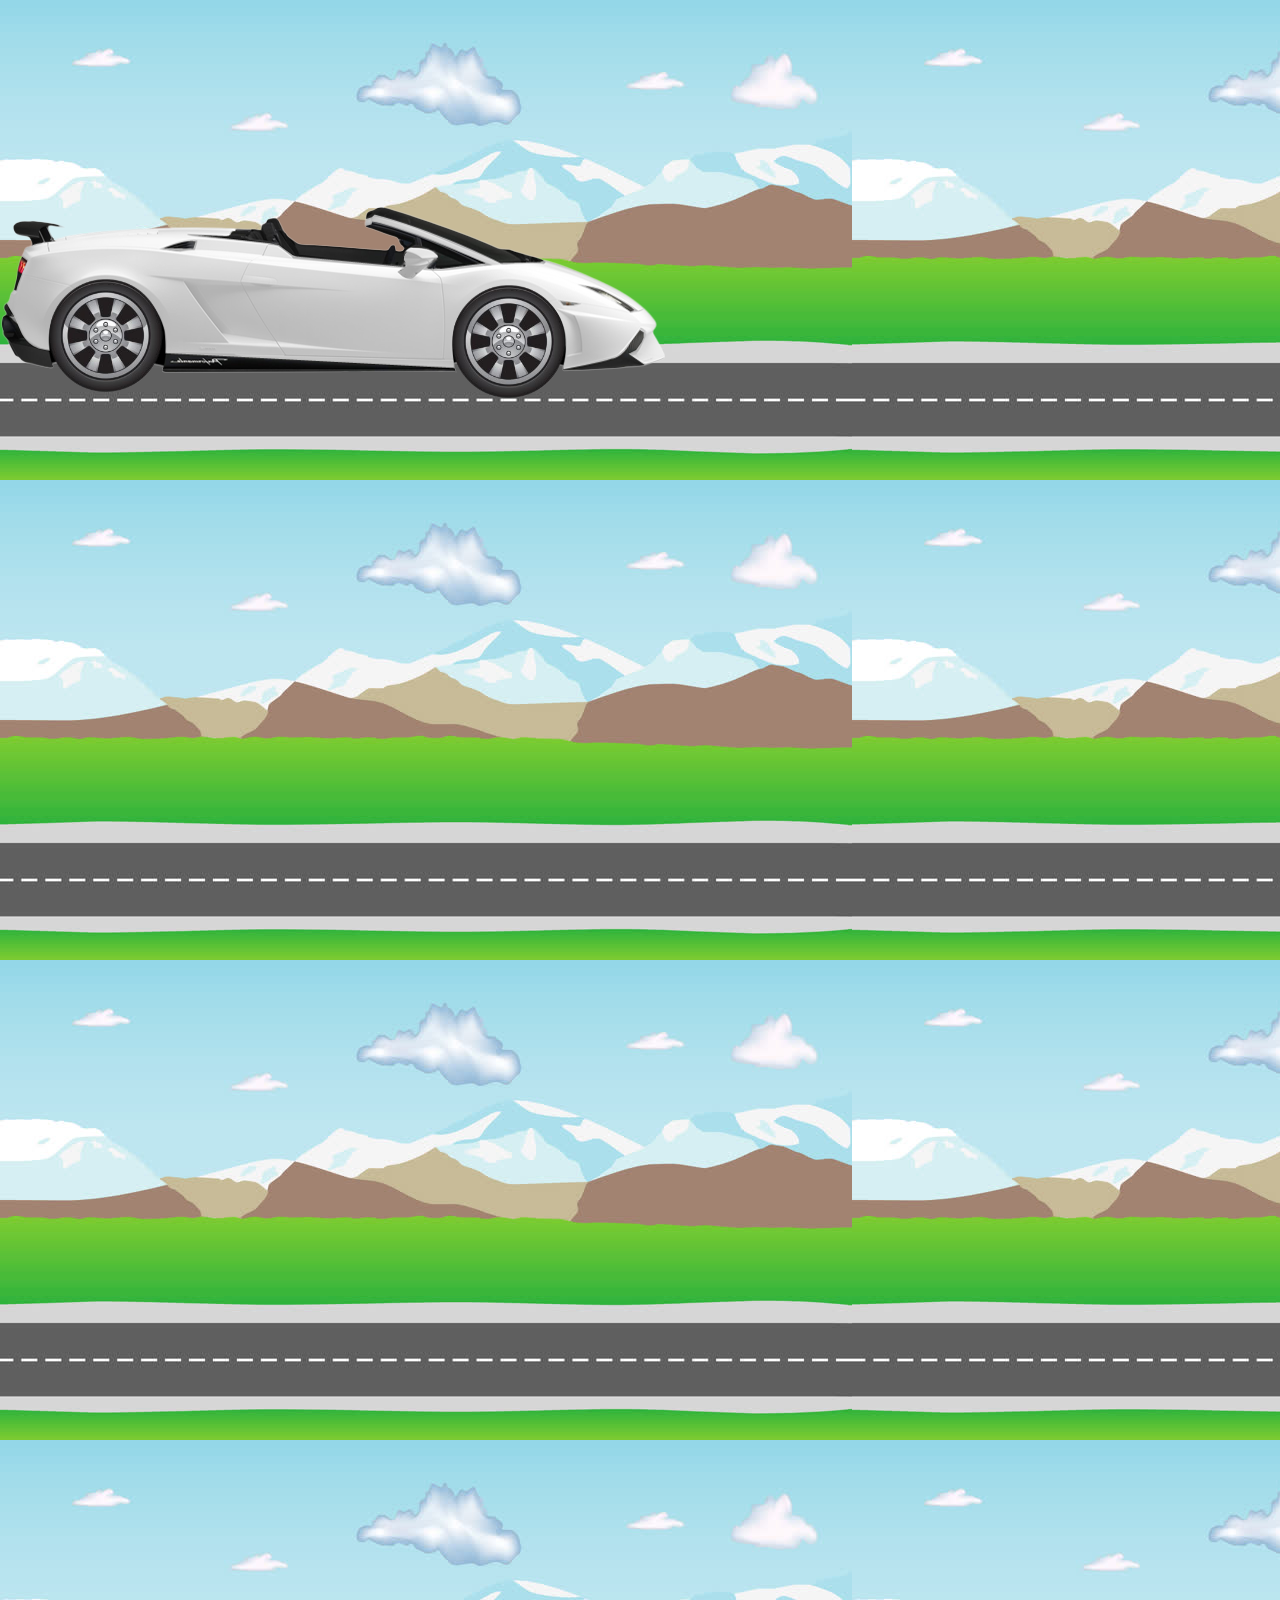
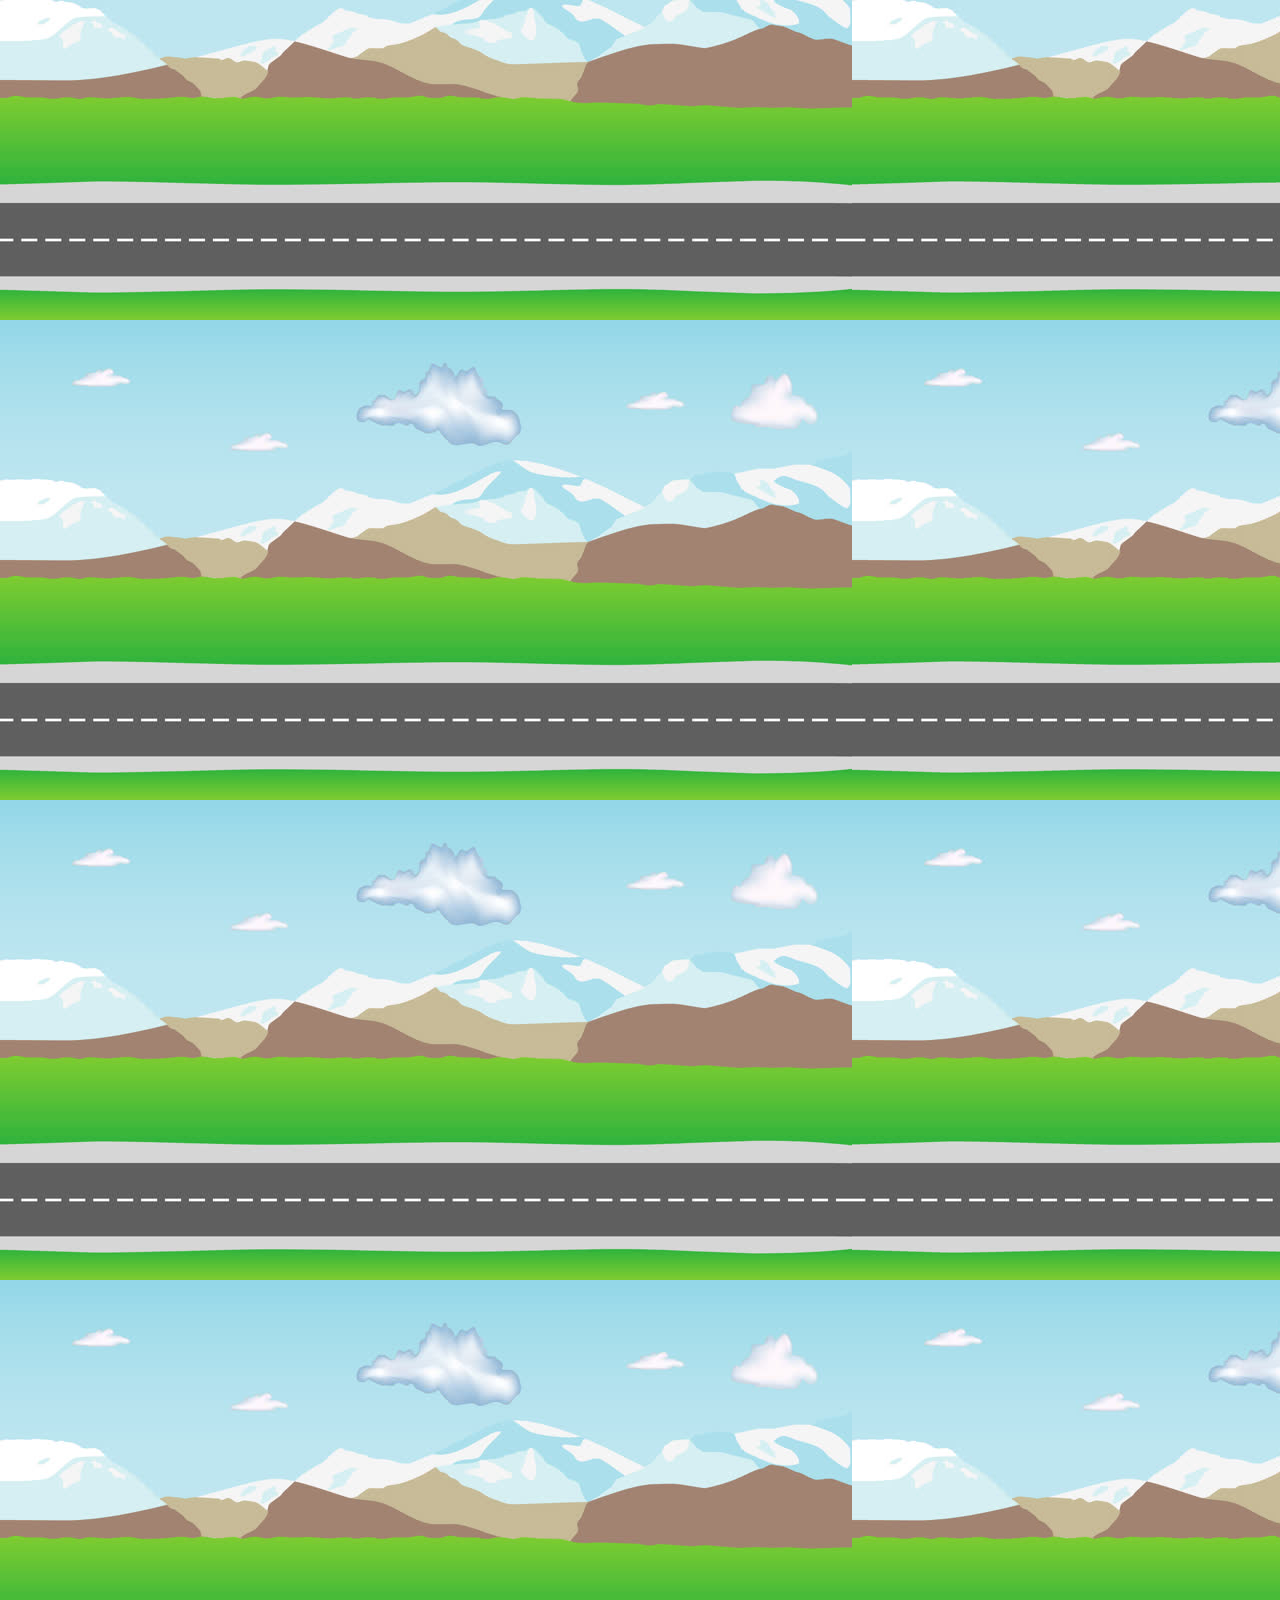
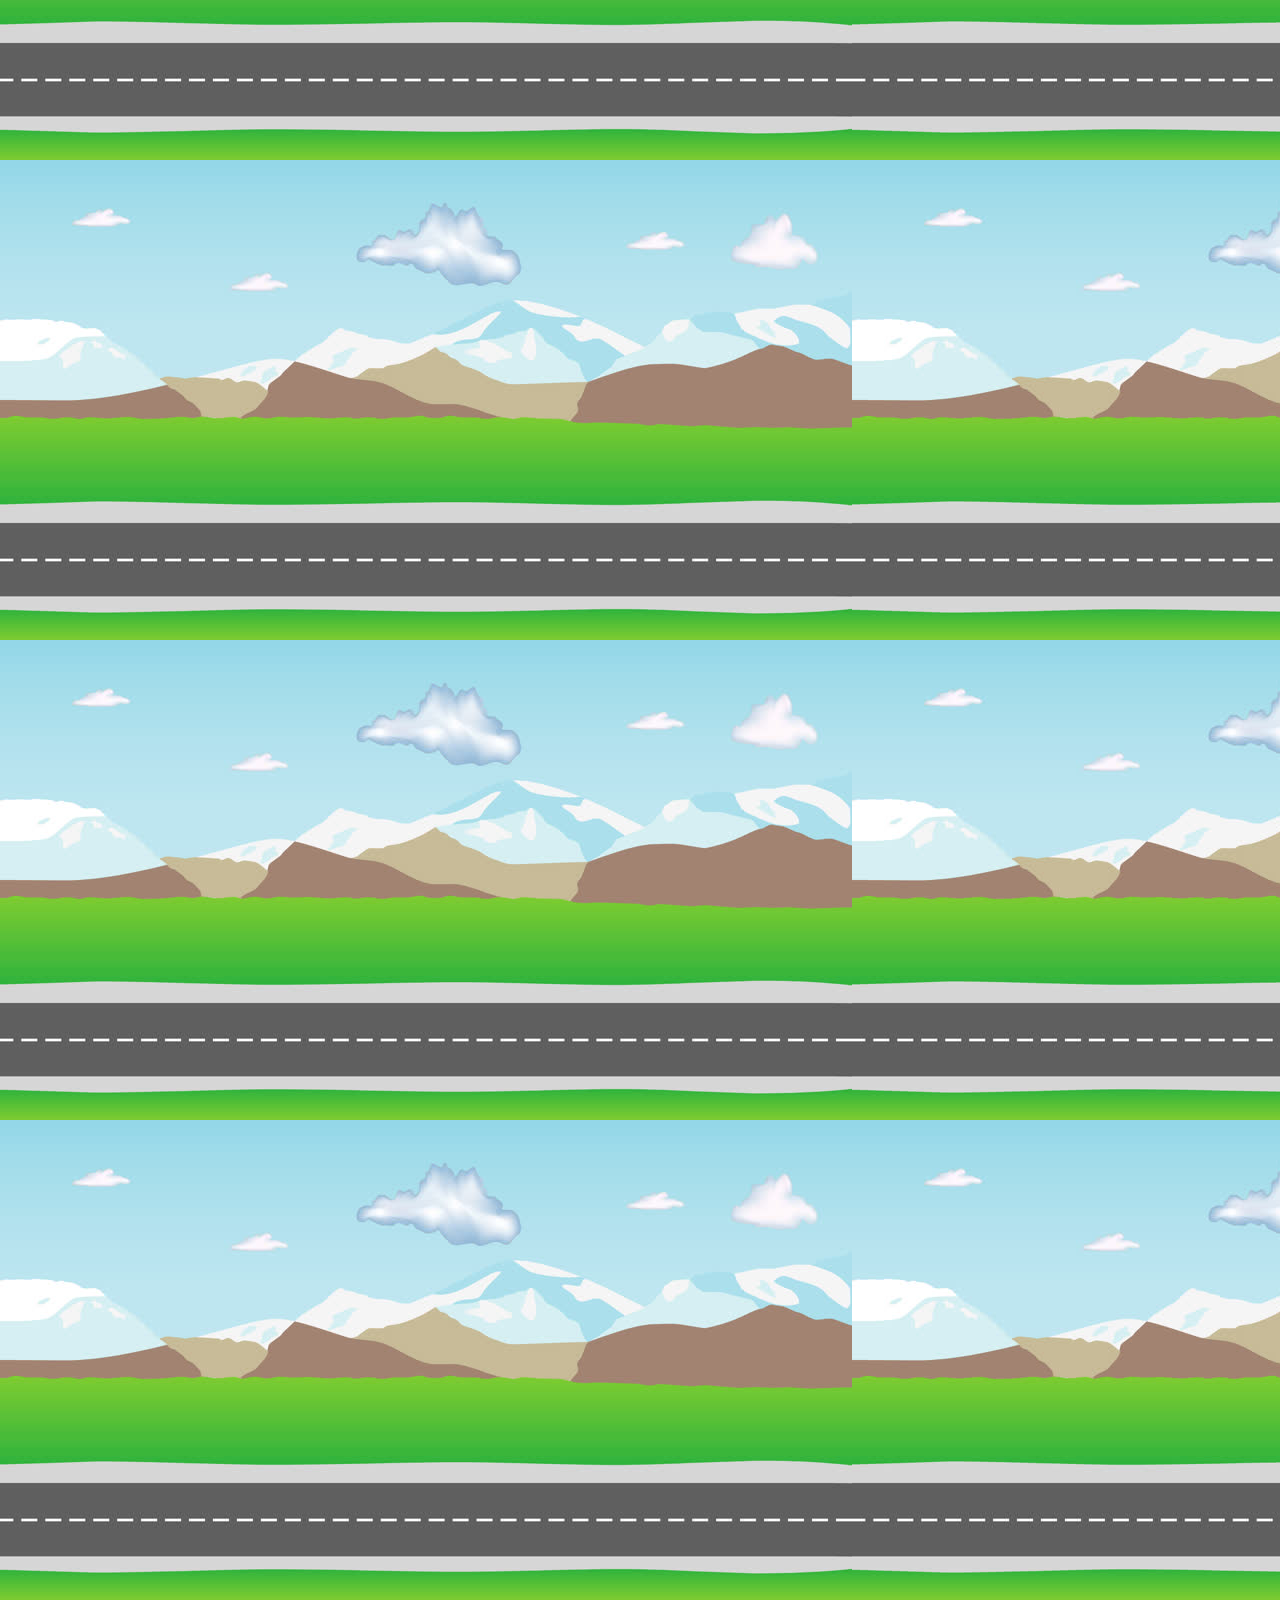
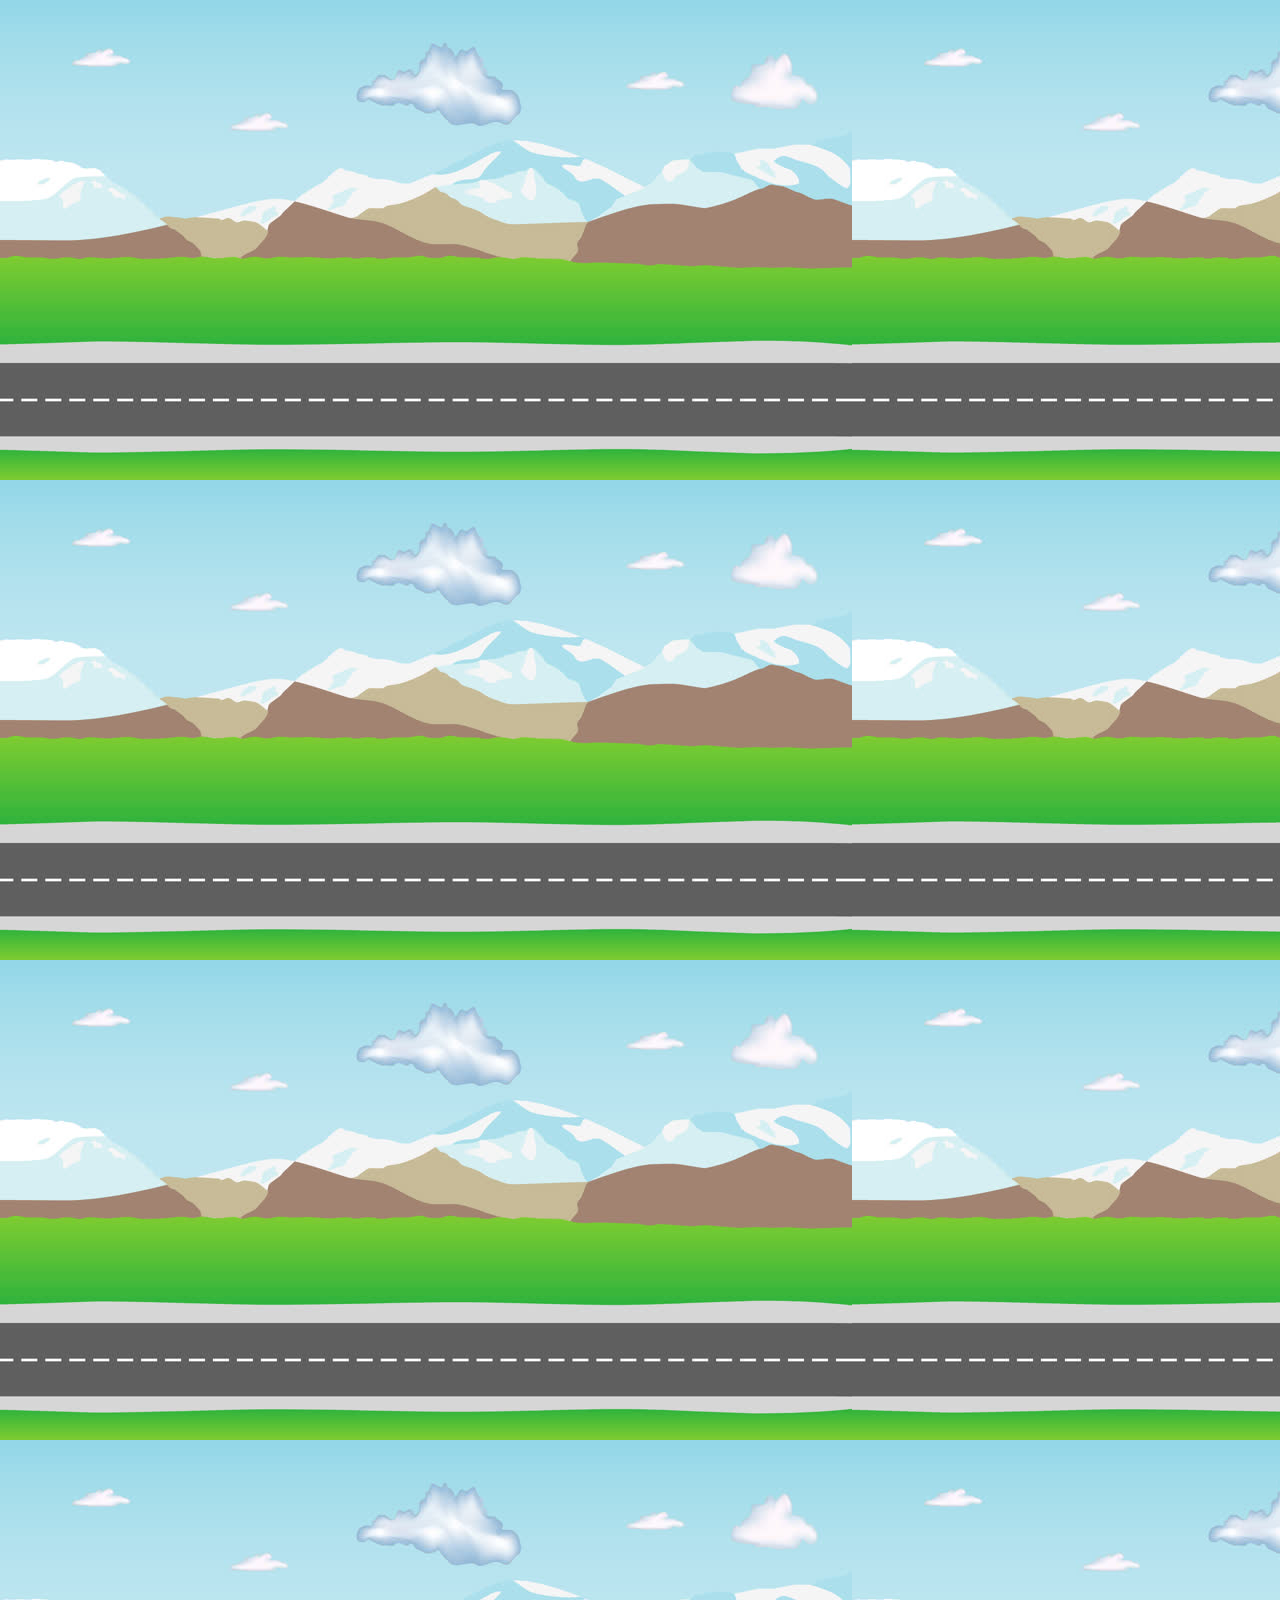
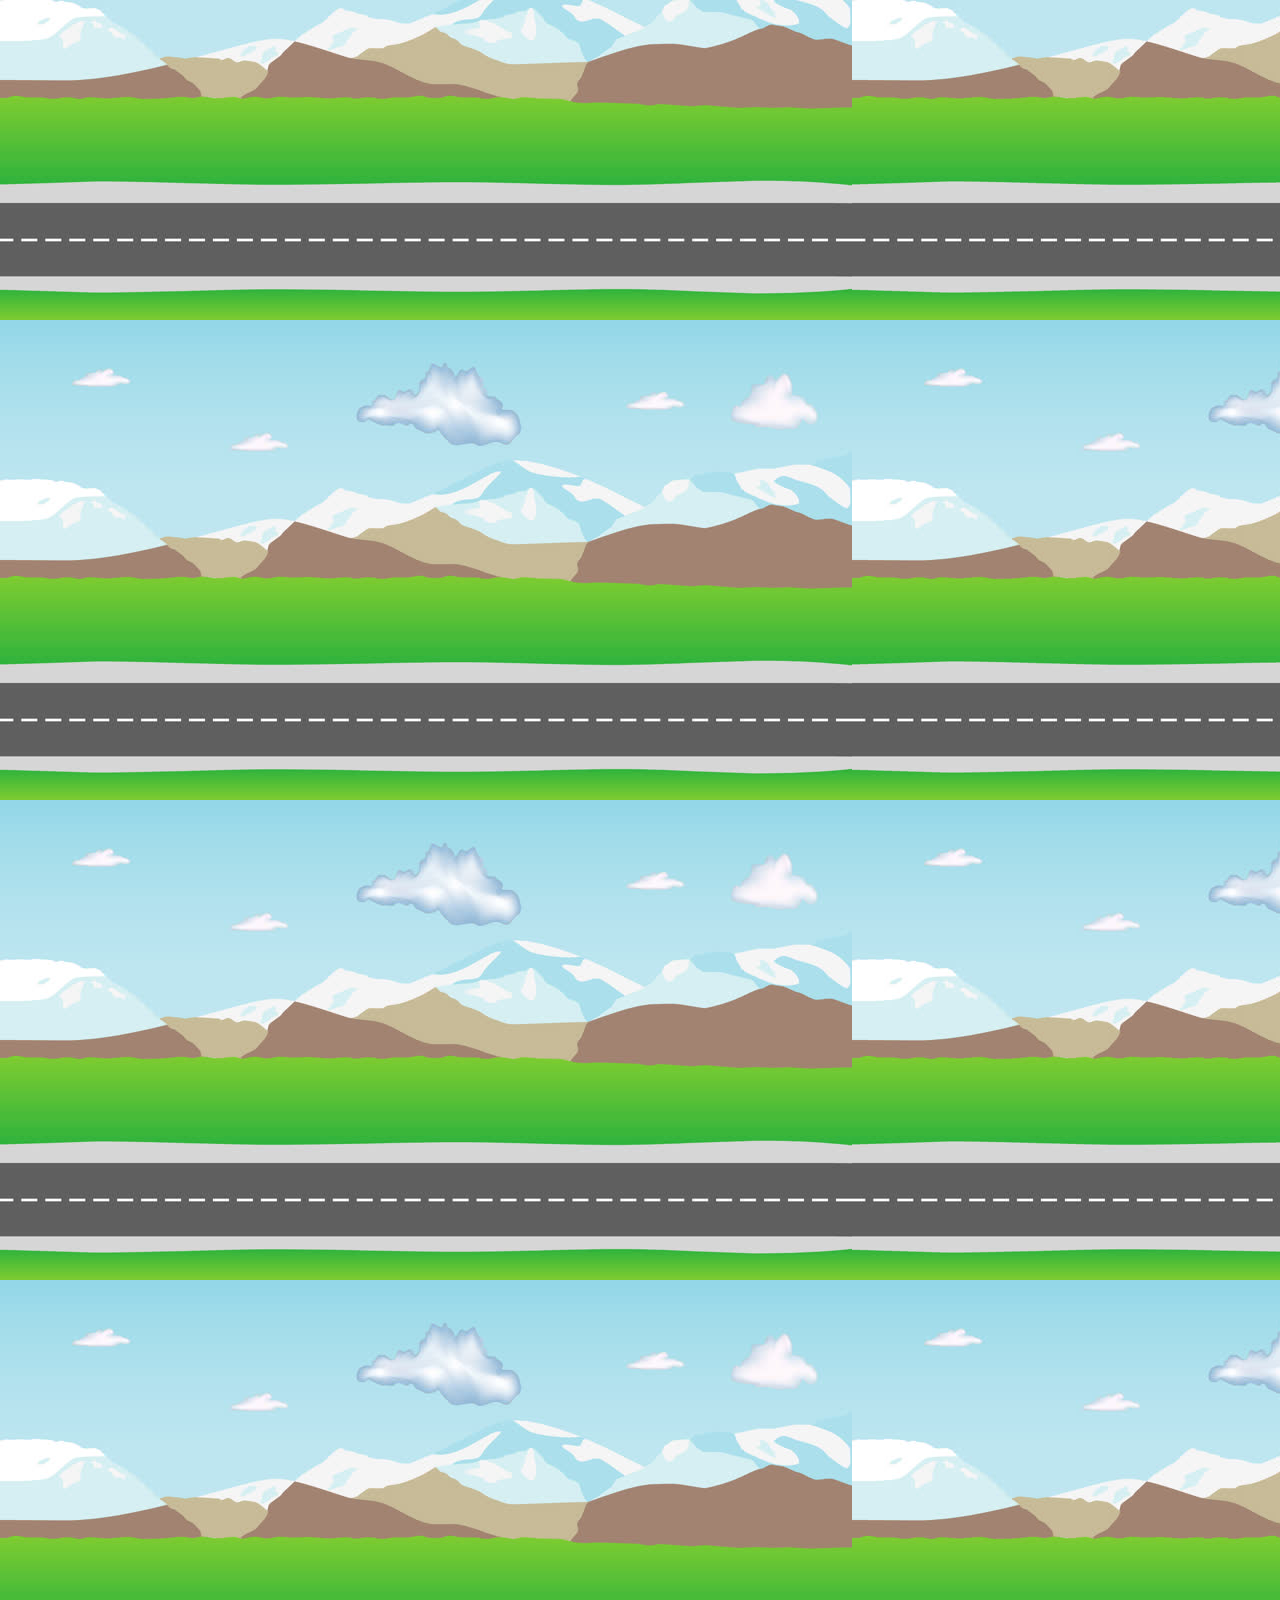
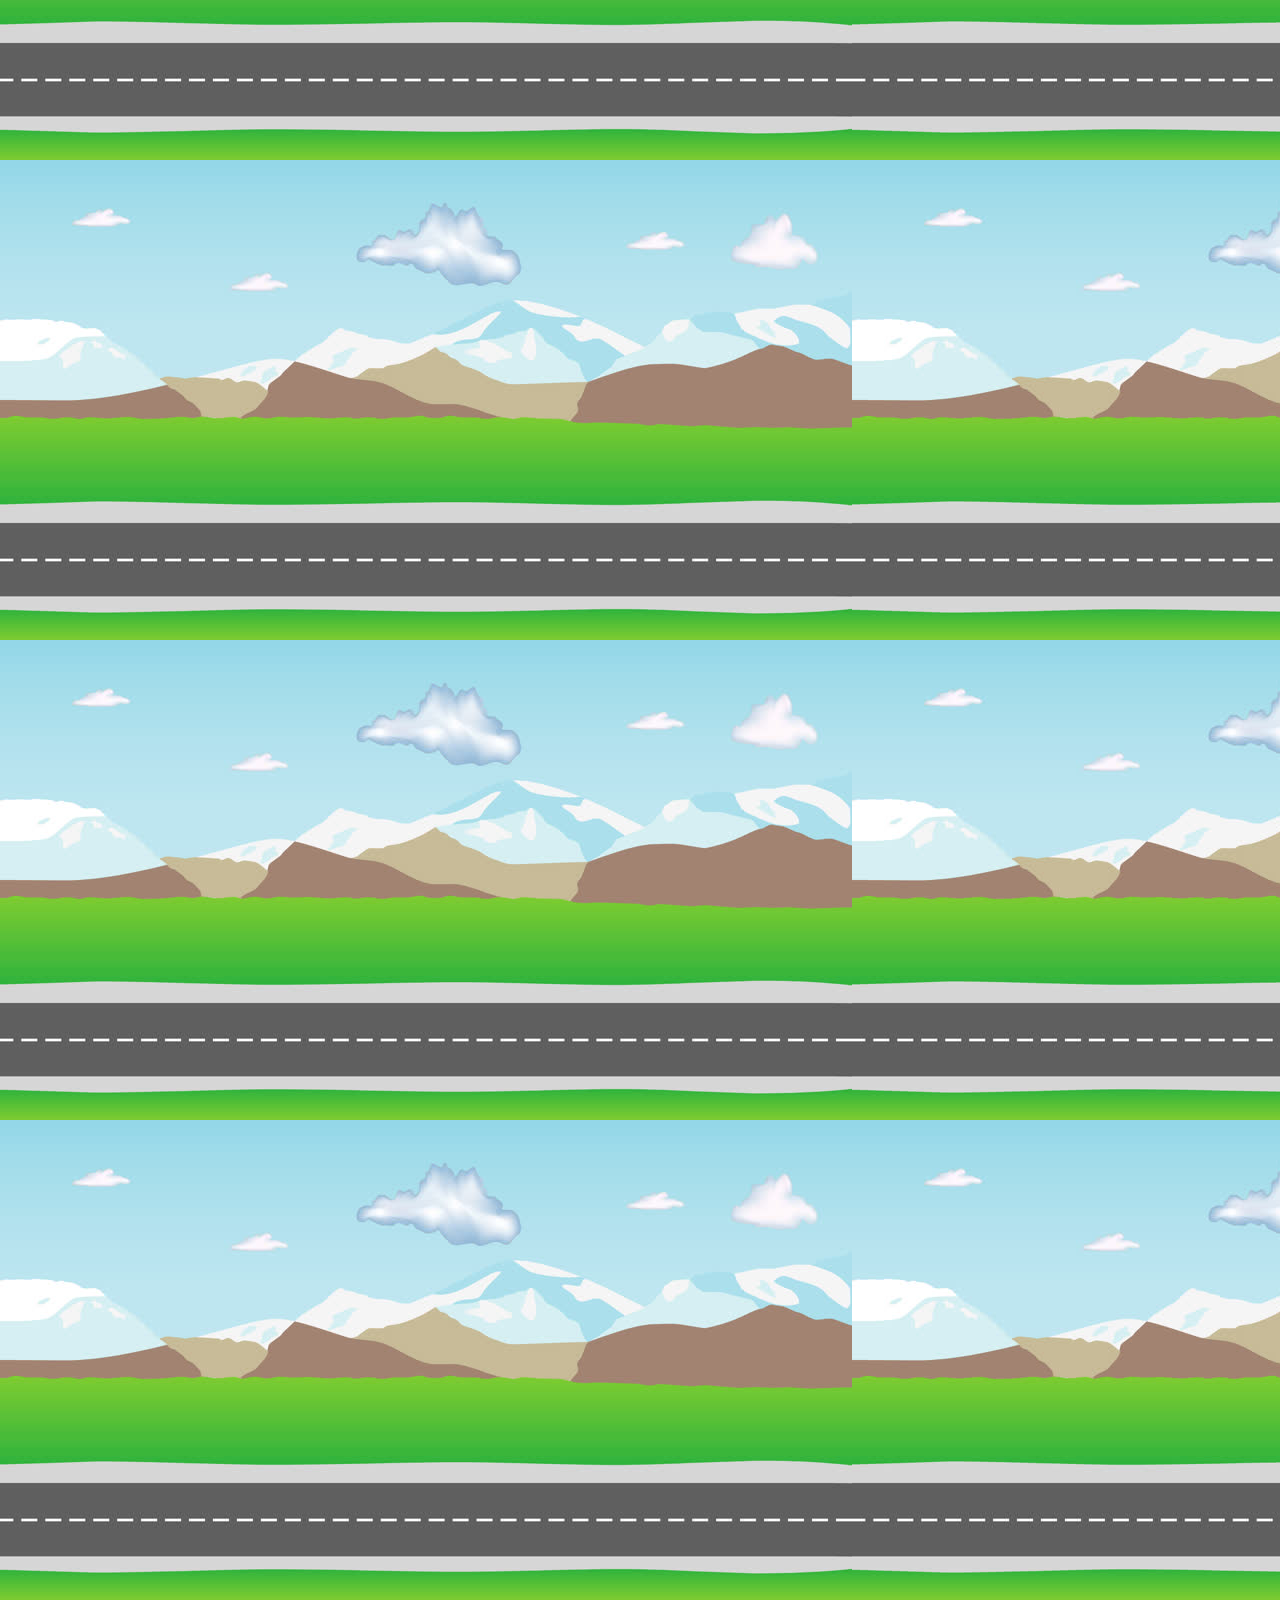
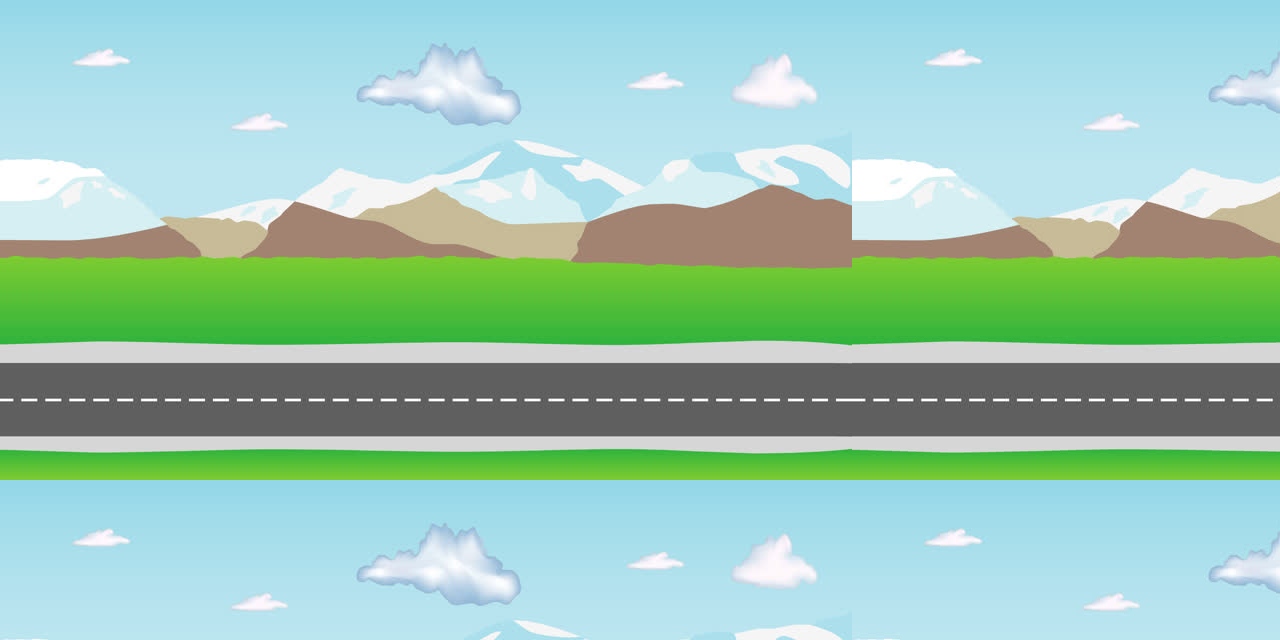
<file: Car project/Index.html>
<!DOCTYPE html>
<html lang="en">
<head>
    <meta charset="UTF-8">
    <meta http-equiv="X-UA-Compatible" content="IE=edge">
    <meta name="viewport" content="width=device-width, initial-scale=1.0">
    <title>Car</title>
    <link rel="stylesheet" href="style.css">
</head>
<body>
    <div class="car">
<div class="tire1">

<img src="img/Tire-1.png" alt="" >
</div>

<div class="tire2">

 <img src="img/Tire-2.png" alt="">
</div>

    </div> 
    <div class="con"> 
    </div>
</body>
</html>
</file>
<file: Car project/style.css>
*{
margin: 0;
padding: 0;

}


.con{
    background-image: url(img/road.jpg);
    height: 800vw;
animation: road 1s infinite;
background-repeat: repeat;
width: 800vw;

}


.car {
    background-image: url(img/car.png);
    height: 182px;
    width: 666px;
    position: absolute;
    top: 205px;
    background-repeat: no-repeat;
    z-index: 3;

}


.tire1 img{
    height: 178px;
    position: absolute;
    left: 421px;
    top: 49px;
    animation: tire1 .2s infinite;
}


.tire2 img{
    height: 178px;
    position: absolute;
    left: 18px;
    top: 43px;
    animation: tire1 .2s infinite;

}


@keyframes tire1
{

100%{
    transform: rotate(360deg);
}

}


@keyframes road{
100%{
transform: translateX(-500vw);

}

}
</file>
